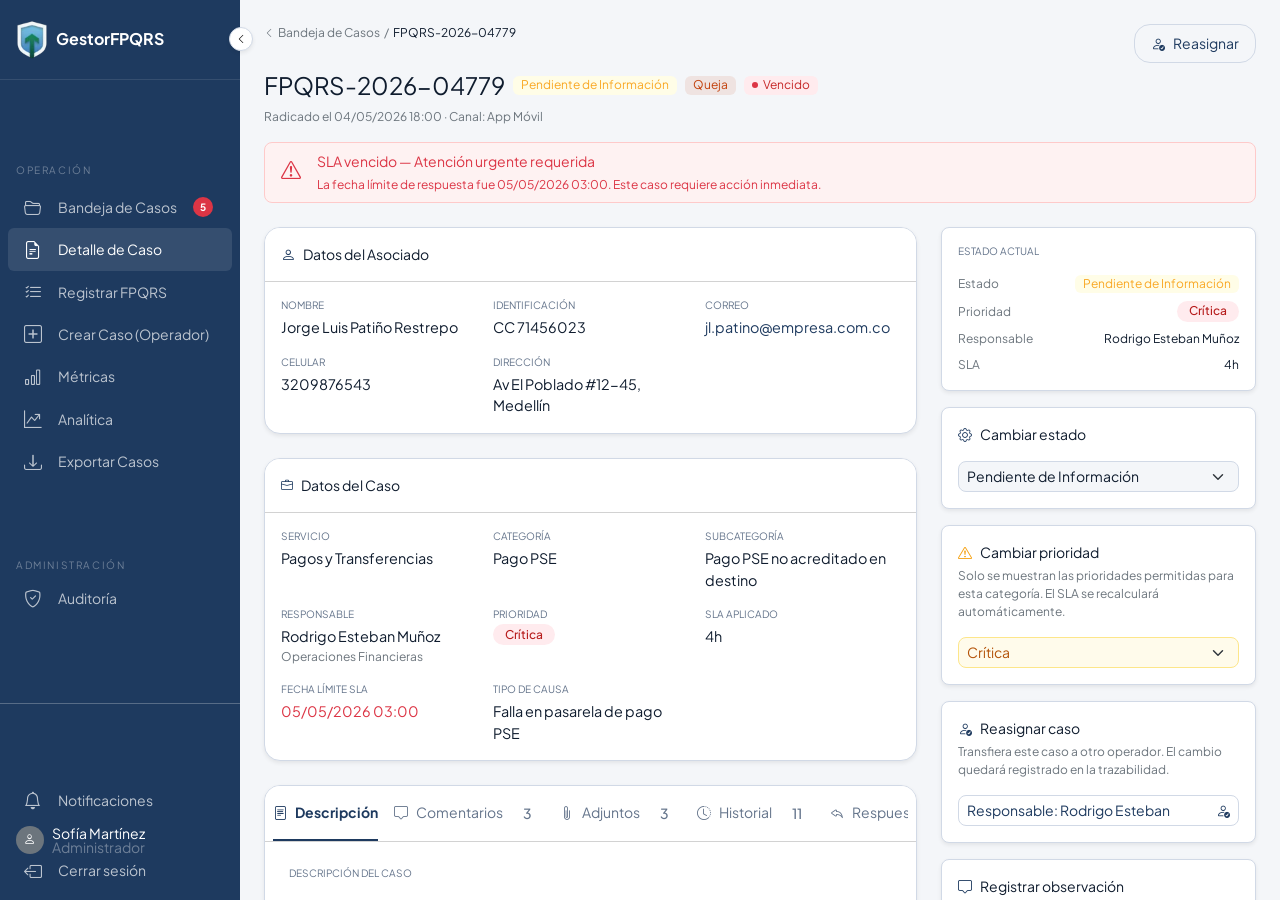
<file: pages/case-detail.html>
<!DOCTYPE html>
<html lang="es">

<head>
    <meta charset="UTF-8">
    <meta name="viewport" content="width=device-width, initial-scale=1">
    <title>GestorFPQRS — Detalle de Caso</title>
    <link href="https://cdn.jsdelivr.net/npm/bootstrap@5.3.8/dist/css/bootstrap.min.css" rel="stylesheet">
    <link href="https://cdn.jsdelivr.net/npm/bootstrap-icons@1.11.3/font/bootstrap-icons.css" rel="stylesheet">
    <link
        href="https://fonts.googleapis.com/css2?family=Montserrat:wght@400;500;600;700&family=Plus+Jakarta+Sans:wght@400;500;600;700&display=swap"
        rel="stylesheet">
    <link href="../assets/css/style.css" rel="stylesheet">
    <link href="../assets/css/pages/case-detail.css" rel="stylesheet">
</head>

<body>

    <div class="d-flex vh-100 overflow-hidden">

        <div id="sidebar-container"></div>

        <main class="flex-fill overflow-y-auto">
            <div class="p-4 px-lg-4">

                <div class="d-flex align-items-start justify-content-between mb-3 gap-3 flex-wrap  content-header">
                    <div class="row">
                        <div class="d-flex justify-content-between align-items-start mb-2 w-100">
                            <div class="d-flex align-items-center gap-1 xs-text text-secondary">
                                <a href="dashboard.html"
                                    class="text-secondary text-decoration-none d-flex align-items-center gap-1">
                                    <i class="bi bi-chevron-left xxs-text"></i>Bandeja de Casos
                                </a>
                                <span>/</span>
                                <span class="text-gray-9">FPQRS-2026-04779</span>
                            </div>
                            <button
                                class="btn btn-sm bg-transparent d-flex align-items-center gap-2 rounded-4 px-3 py-2 border text-primary">
                                <i class="bi bi-person-check"></i> Reasignar
                            </button>
                        </div>
                        <div class="d-flex align-items-center gap-2 flex-wrap mb-2">
                            <h1 class="m-0 fs-4 fw-normal d-inline-flex align-items-center">FPQRS-2026-04779</h1>
                            <span
                                class="badge fw-normal whitespace-nowrap px-2 py-05 xs-text status-pendiente">Pendiente
                                de Información</span>
                            <span class="badge fw-normal whitespace-nowrap px-2 py-05 xs-text text-orange">Queja</span>
                            <span
                                class="badge fw-normal whitespace-nowrap px-2 py-05 xs-text sla-rojo d-flex align-items-center justify-content-center"><span
                                    class="sla-dot bg-danger"></span>Vencido</span>
                        </div>
                        <p class="xs-text text-secondary mb-0">Radicado el 04/05/2026 18:00 · Canal: App Móvil</p>
                    </div>
                </div>

                <div class="alert alert-sla-danger bg-danger-subtle border-danger d-flex align-items-start gap-3 rounded-3 mb-3 py-2"
                    role="alert">
                    <i class="bi bi-exclamation-triangle fs-5 text-danger mt-1 flex-shrink-0"></i>
                    <div>
                        <p class="mb-0 text-danger text">SLA vencido — Atención urgente requerida</p>
                        <p class="mb-0 text-danger mt-1 xs-text">La fecha límite de respuesta fue 05/05/2026 03:00.
                            Este caso requiere acción inmediata.</p>
                    </div>
                </div>

                <div class="row g-4 content-tables rounded-3 mb-3 py-2">

                    <div class="col-12 col-xl-8 d-flex flex-column gap-4">

                        <div class="card border rounded-4 shadow-sm bg-white overflow-hidden">
                            <div class="card-header bg-white d-flex align-items-center gap-2 py-3">
                                <i class="bi bi-person text-primary text"></i>
                                <span class="text">Datos del Asociado</span>
                            </div>
                            <div class="card-body">
                                <div class="row g-3">
                                    <div class="col-6 col-md-4">
                                        <p class="detail-label">Nombre</p>
                                        <p class="detail-value">Jorge Luis Patiño Restrepo</p>
                                    </div>
                                    <div class="col-6 col-md-4">
                                        <p class="detail-label">Identificación</p>
                                        <p class="detail-value">CC 71456023</p>
                                    </div>
                                    <div class="col-6 col-md-4">
                                        <p class="detail-label">Correo</p>
                                        <p class="detail-value text-primary">jl.patino@empresa.com.co</p>
                                    </div>
                                    <div class="col-6 col-md-4">
                                        <p class="detail-label">Celular</p>
                                        <p class="detail-value">3209876543</p>
                                    </div>
                                    <div class="col-6 col-md-4">
                                        <p class="detail-label">Dirección</p>
                                        <p class="detail-value">Av El Poblado #12-45, Medellín</p>
                                    </div>
                                </div>
                            </div>
                        </div>

                        <div class="card border rounded-4 shadow-sm bg-white overflow-hidden">
                            <div class="card-header bg-white d-flex align-items-center gap-2 py-3">
                                <i class="bi bi-briefcase text-primary"></i>
                                <span class="text">Datos del Caso</span>
                            </div>
                            <div class="card-body">
                                <div class="row g-3">
                                    <div class="col-6 col-md-4">
                                        <p class="detail-label">Servicio</p>
                                        <p class="detail-value">Pagos y Transferencias</p>
                                    </div>
                                    <div class="col-6 col-md-4">
                                        <p class="detail-label">Categoría</p>
                                        <p class="detail-value">Pago PSE</p>
                                    </div>
                                    <div class="col-6 col-md-4">
                                        <p class="detail-label">Subcategoría</p>
                                        <p class="detail-value">Pago PSE no acreditado en destino</p>
                                    </div>
                                    <div class="col-6 col-md-4">
                                        <p class="detail-label">Responsable</p>
                                        <p class="detail-value mb-0">Rodrigo Esteban Muñoz</p>
                                        <p class="xs-text text-secondary mb-0">Operaciones Financieras</p>
                                    </div>
                                    <div class="col-6 col-md-4">
                                        <p class="detail-label">Prioridad</p>
                                        <span class="badge-soft priority-critica">Crítica</span>
                                    </div>
                                    <div class="col-6 col-md-4">
                                        <p class="detail-label">SLA aplicado</p>
                                        <p class="detail-value">4h</p>
                                    </div>
                                    <div class="col-6 col-md-4">
                                        <p class="detail-label">Fecha límite SLA</p>
                                        <p class="detail-value text-danger">05/05/2026 03:00</p>
                                    </div>
                                    <div class="col-6 col-md-4">
                                        <p class="detail-label">Tipo de causa</p>
                                        <p class="detail-value">Falla en pasarela de pago PSE</p>
                                    </div>
                                </div>
                            </div>
                        </div>

                        <!-- CARD PESTAÑAS -->
                        <div class="card border rounded-4 shadow-sm bg-white overflow-hidden">
                            <div class="card-header bg-white px-2 pb-0 pt-0">
                                <ul class="nav nav-underline nav-fill p-0 flex-nowrap overflow-x-auto" id="tabsCaso"
                                    role="tablist">
                                    <li class="nav-item px-0" role="presentation">
                                        <button
                                            class="nav-link text active text-gray-5 h-100 d-flex align-items-center gap-2 px-0 py-3"
                                            data-bs-toggle="tab" data-bs-target="#pane-desc" type="button" role="tab">
                                            <i class="bi bi-file-text"></i> Descripción
                                        </button>
                                    </li>
                                    <li class="nav-item" role="presentation">
                                        <button class="nav-link text d-flex h-100 text-gray-5 align-items-center gap-2"
                                            data-bs-toggle="tab" data-bs-target="#pane-com" type="button" role="tab">
                                            <i class="bi bi-chat-square "></i> Comentarios
                                            <span class="badge-soft badge-soft-primary">3</span>
                                        </button>
                                    </li>
                                    <li class="nav-item" role="presentation">
                                        <button class="nav-link text d-flex h-100 text-gray-5 align-items-center gap-2"
                                            data-bs-toggle="tab" data-bs-target="#pane-adj" type="button" role="tab">
                                            <i class="bi bi-paperclip"></i> Adjuntos
                                            <span class="badge-soft badge-soft-primary">3</span>
                                        </button>
                                    </li>
                                    <li class="nav-item" role="presentation">
                                        <button class="nav-link text d-flex h-100 text-gray-5 align-items-center gap-2 "
                                            data-bs-toggle="tab" data-bs-target="#pane-hist" type="button" role="tab">
                                            <i class="bi bi-clock-history"></i> Historial
                                            <span class="badge-soft badge-soft-primary">11</span>
                                        </button>
                                    </li>
                                    <li class="nav-item" role="presentation">
                                        <button
                                            class="nav-link text d-flex h-100 text-gray-5 align-items-center gap-2 text"
                                            data-bs-toggle="tab" data-bs-target="#pane-resp" type="button" role="tab">
                                            <i class="bi bi-reply"></i> Respuestas
                                        </button>
                                    </li>
                                </ul>
                            </div>
                            <div class="card-body tab-content p-4">
                                <!-- DESCRIPCION -->
                                <div class="tab-pane fade show active" id="pane-desc" role="tabpanel"></div>
                                <div class="tab-pane fade" id="pane-com" role="tabpanel"> </div>
                                <div class="tab-pane fade" id="pane-adj" role="tabpanel"> </div>
                                <div class="tab-pane fade" id="pane-hist" role="tabpanel"></div>
                                <div class="tab-pane fade" id="pane-resp" role="tabpanel"> </div>

                            </div>
                           


                        </div>
                    </div>
                    <div class="col-12 col-xl-4 d-flex flex-column gap-3">

                        <div class="card border rounded-3 shadow-sm bg-white">
                            <div class="card-body p-3">
                                <p class="detail-label text mb-3">Estado actual</p>
                                <div class="d-flex flex-column gap-2">
                                    <div class="d-flex align-items-center justify-content-between">
                                        <span class="xs-text text-secondary">Estado</span>
                                        <span class="badge fw-normal whitespace-nowrap px-2 py-05 xs-text status-pendiente">Pendiente de Información</span>
                                    </div>
                                    <div class="d-flex align-items-center justify-content-between">
                                        <span class="xs-text text-secondary">Prioridad</span>
                                        <span class="badge-soft priority-critica">Crítica</span>
                                    </div>
                                    <div class="d-flex align-items-center justify-content-between">
                                        <span class="xs-text text-secondary">Responsable</span>
                                        <span class="xs-text text-end">Rodrigo Esteban Muñoz</span>
                                    </div>
                                    <div class="d-flex align-items-center justify-content-between">
                                        <span class="xs-text text-secondary">SLA</span>
                                        <span class="xs-text">4h</span>
                                    </div>
                                </div>
                            </div>
                        </div>

                        <div class="card border rounded-3 shadow-sm bg-white">
                            <div class="card-body p-3">
                                <p class="text mb-3 d-flex align-items-center gap-2">
                                    <i class="bi bi-gear text-primary"></i> Cambiar estado
                                </p>
                                <select class="form-select form-select-sm rounded-3">
                                    <option selected>Pendiente de Información</option>
                                    <option>En Gestión</option>
                                    <option>Radicado</option>
                                    <option>Escalado</option>
                                    <option>Cerrado</option>
                                </select>
                            </div>
                        </div>

                        <div class="card border rounded-3 shadow-sm bg-white">
                            <div class="card-body p-3">
                                <p class="text mb-1 d-flex align-items-center gap-2">
                                    <i class="bi bi-exclamation-triangle text-amber-500"></i> Cambiar prioridad
                                </p>
                                <p class="xs-text text-secondary mb-3">Solo se muestran las prioridades permitidas para
                                    esta categoría. El SLA se recalculará automáticamente.</p>
                                <select class="form-select form-select-sm rounded-3 border-amber-200 bg-amber-50 text-amber-700">
                                    <option selected>Crítica</option>
                                    <option>Alta</option>
                                    <option>Normal</option>
                                    <option>Baja</option>
                                </select>
                            </div>
                        </div>

                        <div class="card border rounded-3 shadow-sm bg-white">
                            <div class="card-body p-3">
                                <p class="text mb-1 d-flex align-items-center gap-2">
                                    <i class="bi bi-person-check text-primary"></i> Reasignar caso
                                </p>
                                <p class="xs-text text-secondary mb-3">Transfiera este caso a otro operador. El cambio
                                    quedará registrado en la trazabilidad.</p>
                                <button
                                    class="btn btn-sm w-100 d-flex align-items-center justify-content-between rounded-3 bg-white border"
                                    style="color:#1e3a5f; border-color:rgba(30,58,95,.3);">
                                    <span>Responsable: Rodrigo Esteban</span>
                                    <i class="bi bi-person-check"></i>
                                </button>
                            </div>
                        </div>

                        <div class="card border rounded-3 shadow-sm bg-white">
                            <div class="card-body p-3">
                                <p class="text mb-3 d-flex align-items-center gap-2">
                                    <i class="bi bi-chat-square text-primary"></i> Registrar observación
                                </p>
                                <textarea rows="3" class="form-control form-control-sm rounded-3 mb-2"
                                    placeholder="Escriba su observación interna o respuesta al asociado..."></textarea>
                                <div class="form-check mb-3">
                                    <input class="form-check-input" type="checkbox" id="chkNotificar">
                                    <label class="form-check-label" for="chkNotificar">Notificar esta respuesta al
                                        asociado</label>
                                </div>
                                <button class="btn btn-primary btn-sm w-100 rounded-3">Registrar observación</button>
                            </div>
                        </div>

                        <div class="card border rounded-3 shadow-sm bg-white">
                            <div class="card-body p-3">
                                <p class="detail-label mb-3">Acciones finales</p>
                                <div class="d-flex flex-column gap-2">
                                    <button
                                        class="btn btn-success btn-sm w-100 d-flex align-items-center gap-3 rounded-3">
                                        <i class="bi bi-lock"></i> Cerrar caso
                                    </button>
                                    <button
                                        class="btn btn-sm w-100 d-flex align-items-center gap-3 rounded-3 border-red-200 bg-red-50 text-red-600">
                                        <i class="bi bi-x-circle"></i> Anular caso
                                    </button>
                                </div>
                            </div>
                        </div>

                    </div>
                </div>


            </div>
    </div>
    </main>

    </div>
    <script src="https://cdn.jsdelivr.net/npm/jquery@3.7.1/dist/jquery.min.js"></script>
    <script src="https://cdn.jsdelivr.net/npm/bootstrap@5.3.8/dist/js/bootstrap.bundle.min.js"></script>
    <script src="../assets/js/main.js"></script>
</body>

</html>
</file>
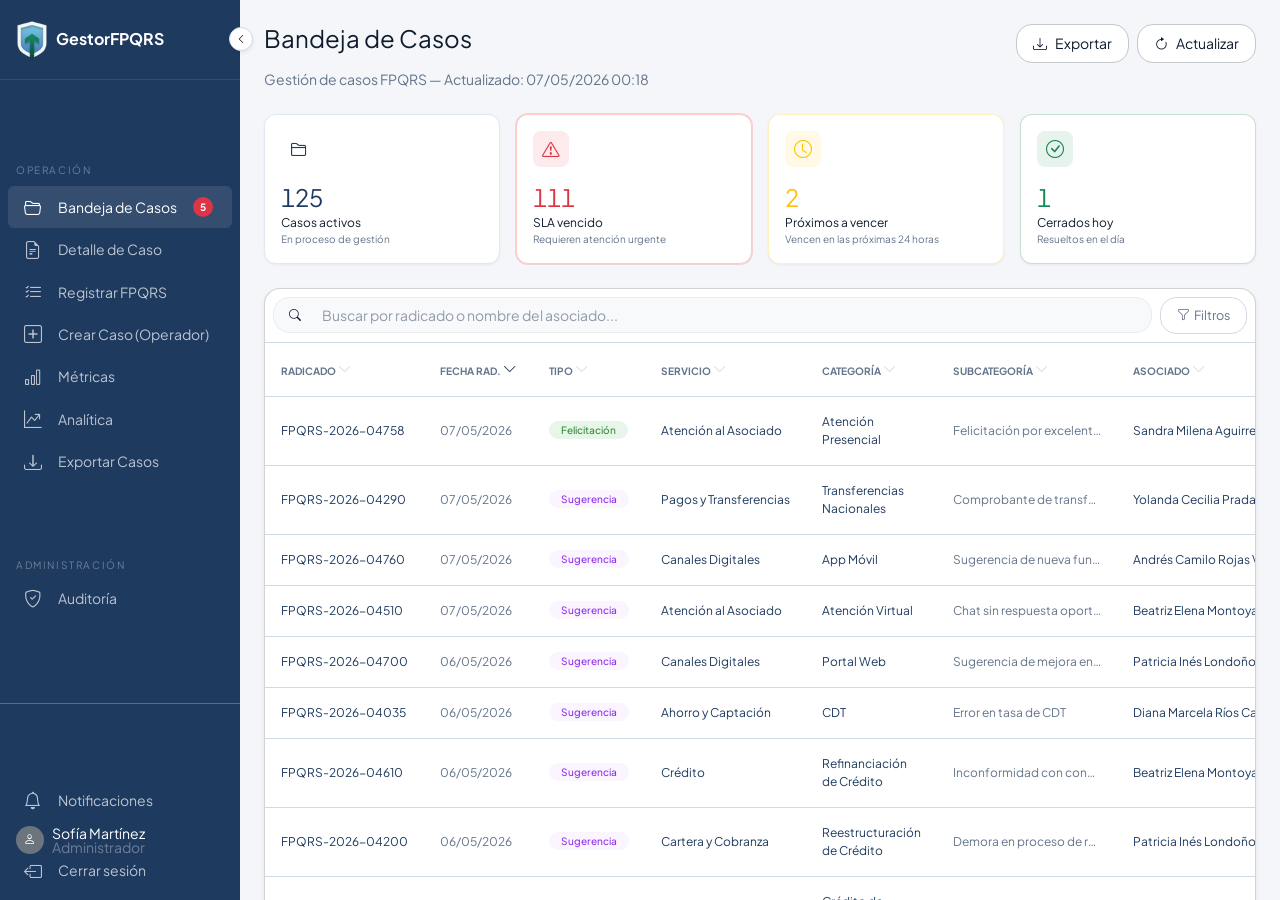
<file: pages/dashboard.html>
<!DOCTYPE html>
<html lang="es">

<head>
    <meta charset="UTF-8">
    <meta name="viewport" content="width=device-width, initial-scale=1">
    <title>GetstorFPQRS — Bandeja de Casos</title>
    <link href="https://cdn.jsdelivr.net/npm/bootstrap@5.3.8/dist/css/bootstrap.min.css" rel="stylesheet">
    <link href="https://cdn.jsdelivr.net/npm/bootstrap-icons@1.11.3/font/bootstrap-icons.css" rel="stylesheet">
    <link
        href="https://fonts.googleapis.com/css2?family=Montserrat:wght@400;500;600;700&family=Plus+Jakarta+Sans:wght@400;500;600;700&display=swap"
        rel="stylesheet">
    <link href="../assets/css/style.css" rel="stylesheet">
    <link href="../assets/css/pages/dashboard.css" rel="stylesheet">
</head>

<body>

    <div class="d-flex vh-100 overflow-hidden">

        <div id="sidebar-container"></div>

        <main class="flex-fill overflow-y-auto z-1">
            <div class="px-4 py-4 px-lg-4">
                <div
                    class="d-flex flex-column-reverse flex-md-row justify-content-md-between align-items-md-start mb-4 gap-3">
                    <div>
                        <h1 class="mb-3 fs-4 fw-normal">Bandeja de Casos</h1>
                        <p class="text mb-0 text-gray-5">Gestión de casos FPQRS — Actualizado: 07/05/2026 00:18</p>
                    </div>
                    <div class="d-flex gap-2">
                        <button
                            class="btn bg-white rounded-4 px-3 py-2 border-secondary-subtle btn-sm d-flex align-items-center gap-2">
                            <i class="bi bi-download"></i> Exportar
                        </button>
                        <button
                            class="btn bg-white rounded-4 px-3 py-2 border-secondary-subtle btn-sm d-flex align-items-center gap-2">
                            <i class="bi bi-arrow-clockwise"></i> Actualizar
                        </button>
                    </div>
                </div>


                <div class="row g-3 mb-4 align-items-stretch">

                    <div class="col-6 col-lg-3 min-h-100">
                        <div class="stat-card h-100">
                            <div class="stat-icon bg-opacity-10 text-primary mb-3 ">
                                <i class="bi bi-folder2"></i>
                            </div>
                            <p class="stat-value text-primary">125</p>
                            <p class="xs-text mb-0">Casos activos</p>
                            <p class="xxs-text text-gray-5 mb-0">En proceso de gestión</p>
                        </div>
                    </div>

                    <div class="col-6 col-lg-3 min-h-100">
                        <div class="stat-card border-danger border-opacity-25 ring-danger h-100">
                            <div class="d-flex justify-content-between align-items-start mb-3">
                                <div class="stat-icon bg-danger bg-opacity-10 text-danger">
                                    <i class="bi bi-exclamation-triangle"></i>
                                </div>
                                <span class="dot-pulse bg-danger"></span>
                            </div>
                            <p class="stat-value text-danger">111</p>
                            <p class="xs-text mb-0">SLA vencido</p>
                            <p class="xxs-text text-gray-5 mb-0">Requieren atención urgente</p>
                        </div>
                    </div>

                    <div class="col-6 col-lg-3 min-h-100">
                        <div class="stat-card border-warning border-opacity-25 h-100">
                            <div class="stat-icon bg-warning bg-opacity-10 text-warning mb-3">
                                <i class="bi bi-clock"></i>
                            </div>
                            <p class="stat-value text-warning">2</p>
                            <p class="xs-text mb-0">Próximos a vencer</p>
                            <p class="xxs-text text-gray-5 mb-0">Vencen en las próximas 24 horas</p>
                        </div>
                    </div>

                    <div class="col-6 col-lg-3 min-h-100">
                        <div class="stat-card border-success border-opacity-25 h-100">
                            <div class="stat-icon bg-success bg-opacity-10 text-success mb-3">
                                <i class="bi bi-check-circle"></i>
                            </div>
                            <p class="stat-value text-success">1</p>
                            <p class="xs-text mb-0">Cerrados hoy</p>
                            <p class="xxs-text text-gray-5 mb-0">Resueltos en el día</p>
                        </div>
                    </div>

                </div>

                <div class="card rounded-4 shadow-sm bg-white overflow-hidden">

                    <div class="d-flex flex-wrap gap-2 align-items-center w-100 p-2 border-bottom">
                        <div class="position-relative flex-grow-1">
                            <i
                                class="bi bi-search position-absolute top-50 start-0 translate-middle-y ms-3 xs-text"></i>
                            <input id="input-busqueda" type="text"
                                class="form-control rounded-4 bg-light border border-light-subtle py-1 ps-5 text"
                                placeholder="Buscar por radicado o nombre del asociado...">
                        </div>
                        <button
                            class="btn rounded-4 bg-white border x-text text-gray-5 d-flex align-items-center gap-1 py-2 px-3">
                            <i class="bi bi-funnel"></i>
                            <span>Filtros</span>
                        </button>
                    </div>

                    <div class="table-responsive">
                        <table class="table mb-0 align-middle xs-text">
                            <thead class="table-light border-bottom">
                                <tr>
                                    <th class="px-3 py-3 text-nowrap text-normal text-uppercase xxs-text text-gray-5">
                                        Radicado <i class="bi bi-chevron-down opacity-25 text text-gray-5"></i></th>
                                    <th class="px-3 py-3 text-nowrap text-normal text-uppercase xxs-text text-gray-5">
                                        Fecha
                                        Rad. <i class="bi bi-chevron-down text-primary text text-gray-5"></i></th>
                                    <th class="px-3 py-3 text-nowrap text-normal text-uppercase xxs-text text-gray-5">
                                        Tipo
                                        <i class="bi bi-chevron-down opacity-25 text text-gray-5"></i>
                                    </th>
                                    <th class="px-3 py-3 text-nowrap text-normal text-uppercase xxs-text text-gray-5">
                                        Servicio <i class="bi bi-chevron-down opacity-25 text text-gray-5"></i></th>
                                    <th class="px-3 py-3 text-nowrap text-normal text-uppercase xxs-text text-gray-5">
                                        Categoría <i class="bi bi-chevron-down opacity-25 text text-gray-5"></i></th>
                                    <th class="px-3 py-3 text-nowrap text-normal text-uppercase xxs-text text-gray-5">
                                        Subcategoría <i class="bi bi-chevron-down opacity-25 text text-gray-5"></i></th>
                                    <th class="px-3 py-3 text-nowrap text-normal text-uppercase xxs-text text-gray-5">
                                        Asociado <i class="bi bi-chevron-down opacity-25 text text-gray-5"></i></th>
                                    <th class="px-3 py-3 text-nowrap text-normal text-uppercase xxs-text text-gray-5">
                                        Responsable <i class="bi bi-chevron-down opacity-25 text text-gray-5"></i></th>
                                    <th class="px-3 py-3 text-nowrap text-normal text-uppercase xxs-text text-gray-5">
                                        Prioridad <i class="bi bi-chevron-down opacity-25 text text-gray-5"></i></th>
                                    <th class="px-3 py-3 text-nowrap text-normal text-uppercase xxs-text text-gray-5">
                                        Estado <i class="bi bi-chevron-down opacity-25 text text-gray-5"></i></th>
                                    <th class="px-3 py-3 text-nowrap text-normal text-uppercase xxs-text text-gray-5">
                                        Límite SLA <i class="bi bi-chevron-down opacity-25 text text-gray-5"></i></th>
                                    <th class="px-3 py-3 text-nowrap text-normal text-uppercase xxs-text text-gray-5">
                                        Semáforo <i class="bi bi-chevron-down opacity-25 text text-gray-5"></i></th>
                                    <th class="px-3 py-3 text-nowrap text-normal text-uppercase xxs-text text-gray-5">
                                        Acción</th>
                                </tr>
                            </thead>
                            <tbody id="tabla-body">
                                <tr>
                                    <td colspan="13" class="text-center py-5 x-text">
                                        <div class="spinner-border spinner-border-sm me-2" role="status"></div>
                                        Cargando casos...
                                    </td>
                                </tr>
                            </tbody>
                        </table>
                    </div>

                    <div
                        class="card-footer bg-white d-flex flex-wrap align-items-center justify-content-between gap-3 py-3">
                        <div class="d-flex align-items-center gap-3">
                            <p class="mb-0 text x-text text-nowrap">
                                Mostrando <span class="fw-semibold text-body" id="contador-inicio">1</span>–<span
                                    class="fw-semibold text-body" id="contador-fin">10</span>
                                de <span class="text-body" id="contador-total">0</span> casos
                            </p>
                            <select id="selector-pagina" class="form-select form-select-sm bg-white rounded-3 xs-text">
                                <option value="10" selected>10 por página</option>
                                <option value="25">25 por página</option>
                                <option value="50">50 por página</option>
                            </select>
                        </div>
                        <div class="d-flex align-items-center gap-1" id="paginacion-btns"></div>
                    </div>

                </div>

            </div>
        </main>

    </div>
    <script src="https://cdn.jsdelivr.net/npm/jquery@3.7.1/dist/jquery.min.js"></script>
    <script src="https://cdn.jsdelivr.net/npm/bootstrap@5.3.8/dist/js/bootstrap.bundle.min.js"></script>
    <script src="../assets/js/main.js"></script>
    <script src="../assets/js/pages/dashboard.js"></script>

</body>

</html>
</file>
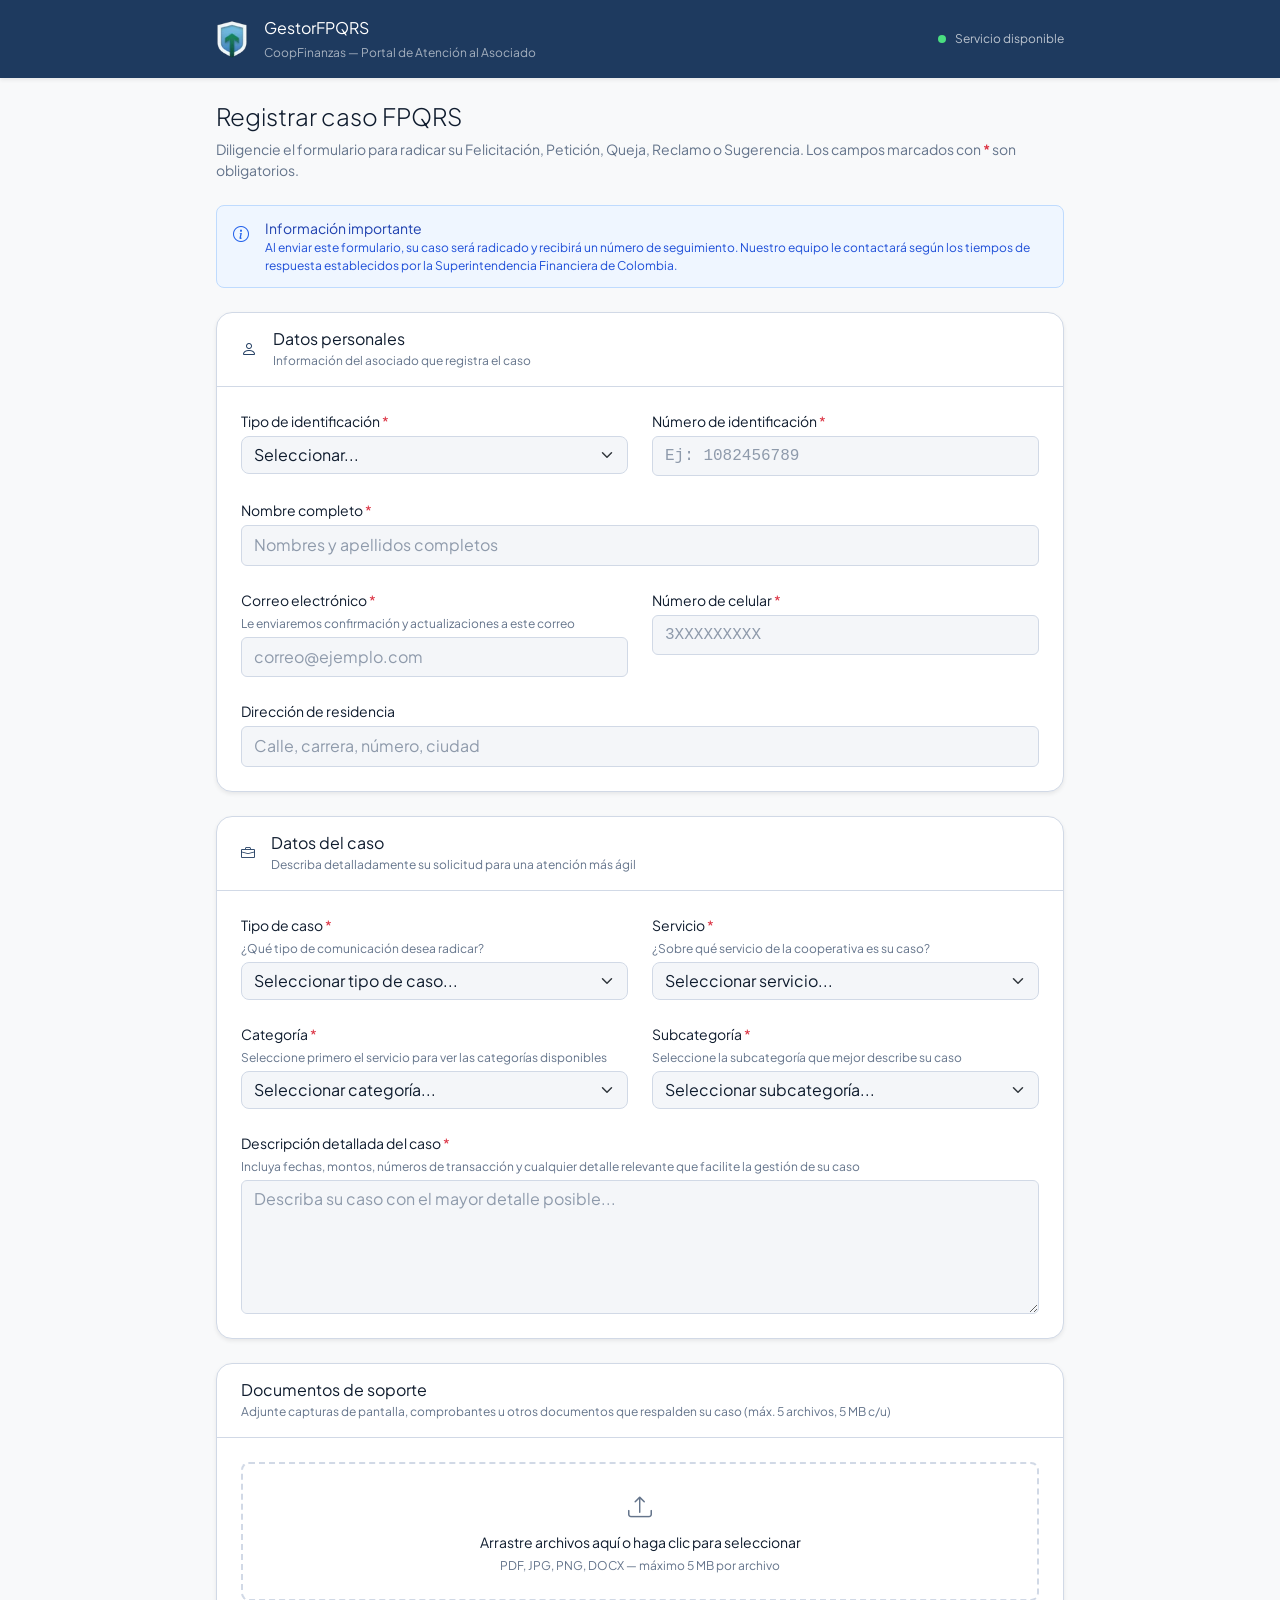
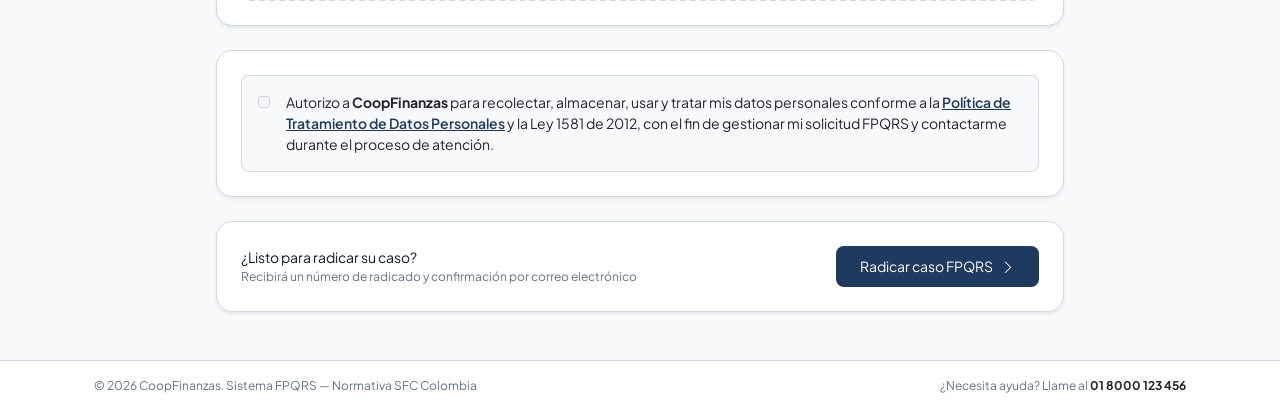
<file: pages/fpqr.html>
<!DOCTYPE html>
<html lang="es">
<head>
    <meta charset="UTF-8">
    <meta name="viewport" content="width=device-width, initial-scale=1">
    <title>GestorFPQRS — Registrar caso FPQRS</title>
    <link href="https://cdn.jsdelivr.net/npm/bootstrap@5.3.8/dist/css/bootstrap.min.css" rel="stylesheet">
    <link href="https://cdn.jsdelivr.net/npm/bootstrap-icons@1.11.3/font/bootstrap-icons.css" rel="stylesheet">
    <link href="https://fonts.googleapis.com/css2?family=Montserrat:wght@400;500;600;700&family=Plus+Jakarta+Sans:wght@400;500;600;700&display=swap" rel="stylesheet">
    <link href="../assets/css/style.css" rel="stylesheet">
    <link href="../assets/css/pages/fpqr.css" rel="stylesheet">
</head>

<body class="bg-light">

    <header class="sidebar text-white shadow-sm">
        <div class="container-lg px-4 py-3 d-flex align-items-center justify-content-between max-w-cont">
            <div class="d-flex align-items-center gap-3">
                <img src="../assets/images/logo.webp" height="32" width="32" alt="Logo" class="flex-shrink-0">
                <div>
                    <div class="fs-6 mb-1">GestorFPQRS</div>
                    <div class="xs-text text-white-60">CoopFinanzas — Portal de Atención al Asociado</div>
                </div>
            </div>
            <div class="d-none d-sm-flex align-items-center gap-1 xs-text text-white-70">
                <span class="rounded-circle bg-green-400 sla-dot" style="width:.5rem; height:.5rem;"></span>
                Servicio disponible
            </div>
        </div>
    </header>

    <div class="container-lg px-4 py-4 max-w-cont">

        <div class="mb-4">
            <h1 class="fs-4 mb-1 fw-light mb-2">Registrar caso FPQRS</h1>
            <p class="text text-gray-5 mb-0">Diligencie el formulario para radicar su Felicitación, Petición, Queja, Reclamo o Sugerencia. Los campos marcados con <span class="text-danger fw-semibold">*</span> son obligatorios.</p>
        </div>

        <div class="d-flex align-items-start gap-3 bg-blue-50 border border-blue-200 rounded-3 px-3 py-25 mb-4">
            <i class="bi bi-info-circle text-blue-600 fs-6 flex-shrink-0 mt-1"></i>
            <div>
                <p class="text text-blue-800 mb-0">Información importante</p>
                <p class="xs-text text-blue-700 mb-0">Al enviar este formulario, su caso será radicado y recibirá un número de seguimiento. Nuestro equipo le contactará según los tiempos de respuesta establecidos por la Superintendencia Financiera de Colombia.</p>
            </div>
        </div>

        <div class="d-flex flex-column gap-4">

            <div class="card border rounded-4 bg-white shadow-sm overflow-hidden">
                <div class="px-4 py-3 border-bottom d-flex align-items-center gap-3">
                    <i class="bi bi-person text-primary fs-6"></i>
                    <div>
                        <h2 class="fs-6 fw-normal mb-1">Datos personales</h2>
                        <p class="xs-text text-gray-5 mb-0">Información del asociado que registra el caso</p>
                    </div>
                </div>
                <div class="px-4 py-4">
                    <div class="row g-4">
                        <div class="col-12 col-sm-6">
                            <label class="text mb-1">Tipo de identificación <span class="text-danger">*</span></label>
                            <select class="form-select rounded-3" name="idTipoIdentificacion">
                                <option value="">Seleccionar...</option>
                                <option value="ti-01">Cédula de Ciudadanía</option>
                                <option value="ti-02">Cédula de Extranjería</option>
                                <option value="ti-03">NIT</option>
                                <option value="ti-04">Pasaporte</option>
                            </select>
                        </div>
                        <div class="col-12 col-sm-6">
                            <label class="text mb-1">Número de identificación <span class="text-danger">*</span></label>
                            <input type="text" class="form-control font-monospace" placeholder="Ej: 1082456789" name="identificacion">
                        </div>
                        <div class="col-12">
                            <label class="text mb-1">Nombre completo <span class="text-danger">*</span></label>
                            <input type="text" class="form-control" placeholder="Nombres y apellidos completos" name="nombreCompleto">
                        </div>
                        <div class="col-12 col-sm-6">
                            <label class="text mb-1">Correo electrónico <span class="text-danger">*</span></label>
                            <p class="xs-text text-gray-5 mb-1">Le enviaremos confirmación y actualizaciones a este correo</p>
                            <input type="email" class="form-control" placeholder="correo@ejemplo.com" name="correo">
                        </div>
                        <div class="col-12 col-sm-6">
                            <label class="text mb-1">Número de celular <span class="text-danger">*</span></label>
                            <input type="tel" class="form-control font-monospace" placeholder="3XXXXXXXXX" name="celular">
                        </div>
                        <div class="col-12">
                            <label class="text mb-1">Dirección de residencia</label>
                            <input type="text" class="form-control" placeholder="Calle, carrera, número, ciudad" name="direccion">
                        </div>
                    </div>
                </div>
            </div>

            <div class="card border bg-white rounded-4 shadow-sm overflow-hidden">
                <div class="px-4 py-3 border-bottom d-flex align-items-center gap-3">
                    <div class="text">
                        <i class="bi bi-briefcase text-primary"></i>
                    </div>
                    <div>
                        <h2 class="fs-6 fw-normal mb-1">Datos del caso</h2>
                        <p class="xs-text text-gray-5 mb-0">Describa detalladamente su solicitud para una atención más ágil</p>
                    </div>
                </div>
                <div class="px-4 py-4">
                    <div class="row g-4">
                        <div class="col-12 col-sm-6">
                            <label class="text mb-1">Tipo de caso <span class="text-danger">*</span></label>
                            <p class="xs-text text-gray-5 mb-1">¿Qué tipo de comunicación desea radicar?</p>
                            <select class="form-select rounded-3" name="idTipoCaso">
                                <option value="">Seleccionar tipo de caso...</option>
                                <option value="tc-01">Felicitación</option>
                                <option value="tc-02">Petición</option>
                                <option value="tc-03">Queja</option>
                                <option value="tc-04">Reclamo</option>
                                <option value="tc-05">Sugerencia</option>
                            </select>
                        </div>
                        <div class="col-12 col-sm-6">
                            <label class="text mb-1">Servicio <span class="text-danger">*</span></label>
                            <p class="xs-text text-gray-5 mb-1">¿Sobre qué servicio de la cooperativa es su caso?</p>
                            <select class="form-select rounded-3" name="idServicio">
                                <option value="">Seleccionar servicio...</option>
                                <option value="sv-01">Crédito</option>
                                <option value="sv-02">Ahorro y Captación</option>
                                <option value="sv-03">Canales Digitales</option>
                                <option value="sv-04">Atención al Asociado</option>
                                <option value="sv-05">Pagos y Transferencias</option>
                                <option value="sv-06">Seguros y Protección</option>
                                <option value="sv-07">Inversiones</option>
                                <option value="sv-08">Centrales de Riesgo</option>
                                <option value="sv-09">Educación Cooperativa</option>
                                <option value="sv-10">Vinculación y Retiro</option>
                                <option value="sv-11">Cartera y Cobranza</option>
                                <option value="sv-12">Certificaciones y Documentos</option>
                            </select>
                        </div>
                        <div class="col-12 col-sm-6">
                            <label class="text mb-1">Categoría <span class="text-danger">*</span></label>
                            <p class="xs-text text-gray-5 mb-1">Seleccione primero el servicio para ver las categorías disponibles</p>
                            <select class="form-select rounded-3" name="idCategoria" disabled>
                                <option value="">Seleccionar categoría...</option>
                            </select>
                        </div>
                        <div class="col-12 col-sm-6">
                            <label class="text mb-1">Subcategoría <span class="text-danger">*</span></label>
                            <p class="xs-text text-gray-5 mb-1">Seleccione la subcategoría que mejor describe su caso</p>
                            <select class="form-select rounded-3" name="idSubcategoria" disabled>
                                <option value="">Seleccionar subcategoría...</option>
                            </select>
                        </div>
                        <div class="col-12">
                            <label class="text mb-1">Descripción detallada del caso <span class="text-danger">*</span></label>
                            <p class="xs-text text-gray-5 mb-1">Incluya fechas, montos, números de transacción y cualquier detalle relevante que facilite la gestión de su caso</p>
                            <textarea rows="5" class="form-control" placeholder="Describa su caso con el mayor detalle posible..." name="descripcion"></textarea>
                        </div>
                    </div>
                </div>
            </div>

            <div class="card border bg-white rounded-4 shadow-sm overflow-hidden">
                <div class="px-4 py-3 border-bottom">
                    <h2 class="fs-6 fw-normal mb-1">Documentos de soporte</h2>
                    <p class="xs-text text-gray-5 mb-0">Adjunte capturas de pantalla, comprobantes u otros documentos que respalden su caso (máx. 5 archivos, 5 MB c/u)</p>
                </div>
                <div class="px-4 py-4">
                    <div class="border border-2 border-dashed rounded-3 p-4 text-center" role="button" onclick="document.getElementById('file-input').click()">
                        <i class="bi bi-upload fs-4 text-gray-5 d-block mb-2"></i>
                        <p class="text mb-1">Arrastre archivos aquí o haga clic para seleccionar</p>
                        <p class="xs-text text-gray-5 mb-0">PDF, JPG, PNG, DOCX — máximo 5 MB por archivo</p>
                        <input id="file-input" type="file" multiple accept=".pdf,.jpg,.jpeg,.png,.docx" class="d-none">
                    </div>
                </div>
            </div>

            <div class="card border bg-white rounded-4 shadow-sm px-4 py-4">
                <div class="d-flex align-items-start gap-3 p-3 rounded-3 border bg-light">
                    <input type="checkbox" id="aceptaTratamiento" class="form-check-input mt-1 flex-shrink-0" name="aceptaTratamiento">
                    <label for="aceptaTratamiento" class="text text-dark">
                        Autorizo a <strong>CoopFinanzas</strong> para recolectar, almacenar, usar y tratar mis datos personales conforme a la <a href="#" class="text-primary fw-semibold">Política de Tratamiento de Datos Personales</a> y la Ley 1581 de 2012, con el fin de gestionar mi solicitud FPQRS y contactarme durante el proceso de atención.
                    </label>
                </div>
            </div>

            <div class="card border bg-white rounded-4 shadow-sm px-4 py-4 d-flex flex-column flex-sm-row align-items-center justify-content-between gap-3">
                <div>
                    <p class="text mb-0">¿Listo para radicar su caso?</p>
                    <p class="xs-text text-gray-5 mb-0">Recibirá un número de radicado y confirmación por correo electrónico</p>
                </div>
                <button type="submit" class="btn btn-primary rounded-3 d-flex text align-items-center gap-2 px-4">
                    Radicar caso FPQRS <i class="bi bi-chevron-right"></i>
                </button>
            </div>

        </div>
    </div>

    <footer class="bg-white border-top py-3 mt-4">
        <div class="container-lg px-4 d-flex flex-column flex-sm-row align-items-center justify-content-between gap-2">
            <p class="xs-text text-gray-5 mb-0">© 2026 CoopFinanzas. Sistema FPQRS — Normativa SFC Colombia</p>
            <p class="xs-text text-gray-5 mb-0">¿Necesita ayuda? Llame al <strong class="text-dark">01 8000 123 456</strong></p>
        </div>
    </footer>

    <script src="https://cdn.jsdelivr.net/npm/jquery@3.7.1/dist/jquery.min.js"></script>
    <script src="https://cdn.jsdelivr.net/npm/bootstrap@5.3.8/dist/js/bootstrap.bundle.min.js"></script>
    <script src="../assets/js/main.js"></script>
</body>
</html>
</file>
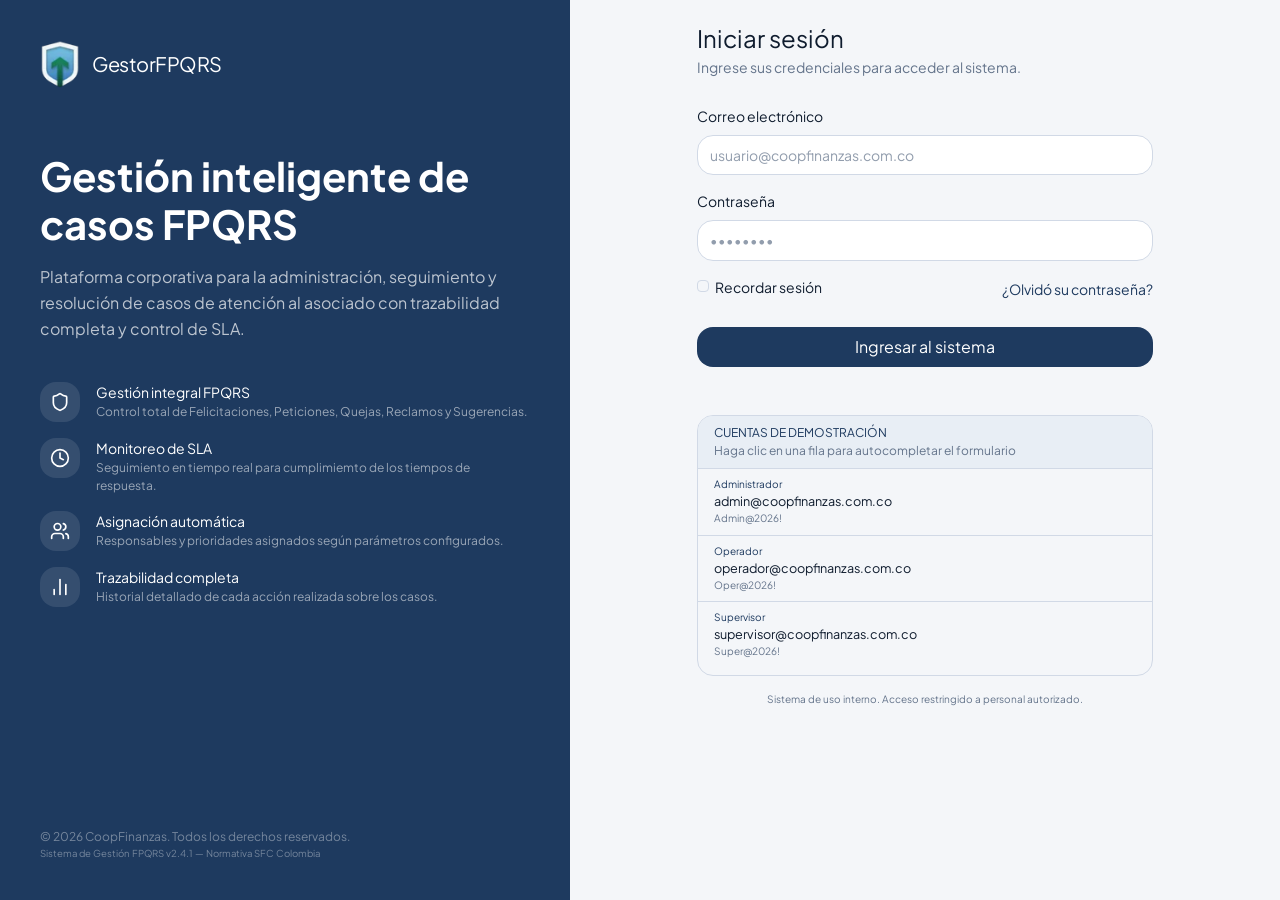
<file: pages/login.html>
<!DOCTYPE html>
<html lang="es" class="__variable_a11773">

<head>
    <meta name="viewport" content="width=device-width, initial-scale=1">
    <meta charset="UTF-8">
    <title>Iniciar sesión - GestorFPQRS</title>

    <link href="https://cdn.jsdelivr.net/npm/bootstrap@5.3.8/dist/css/bootstrap.min.css" rel="stylesheet">
    <link href="https://cdn.jsdelivr.net/npm/bootstrap-icons@1.11.3/font/bootstrap-icons.css" rel="stylesheet">
    <link href="../assets/css/style.css" rel="stylesheet">
    <link href="../assets/css/pages/login.css" rel="stylesheet">
    <link rel="preconnect" href="https://fonts.googleapis.com">
    <link rel="preconnect" href="https://fonts.gstatic.com" crossorigin>
    <link href="https://fonts.googleapis.com/css2?family=Montserrat:ital,wght@0,100..900;1,100..900&family=Plus+Jakarta+Sans:ital,wght@0,200..800;1,200..800&display=swap" rel="stylesheet">
</head>

<body>
    <div class="container-fluid vh-100">
        <div class="row h-100">

            <aside class="col-lg-6 sidebar d-none d-lg-flex flex-column justify-content-between p-5 text-white min-vh-100 ">
                <div>
                    <div class="d-flex align-items-center mb-6 logo">
                        <img src="../assets/images/logo.webp" width="40" height="48" alt="">
                        <span class="fs-5">GestorFPQRS</span>
                    </div>
                    <h1 class="display-6 fw-bold mb-3">Gestión inteligente de casos FPQRS</h1>
                    <p class="pb-4 fs-6">Plataforma corporativa para la administración, seguimiento y resolución de casos de atención al asociado con trazabilidad completa y control de SLA.</p>
                    <div class="vstack gap-3 mb-6">
                        <div class="d-flex gap-3">
                            <div class="sidebar-feature-icon">
                                <svg xmlns="http://www.w3.org/2000/svg" width="20" height="20" viewBox="0 0 24 24" fill="none" stroke="currentColor" stroke-width="2" stroke-linecap="round" stroke-linejoin="round"><path d="M20 13c0 5-3.5 7.5-7.66 8.95a1 1 0 0 1-.67-.01C7.5 20.5 4 18 4 13V6a1 1 0 0 1 1-1c2 0 4.5-1.2 6.24-2.72a1.17 1.17 0 0 1 1.52 0C14.51 3.81 17 5 19 5a1 1 0 0 1 1 1z"></path></svg>
                            </div>
                            <div>
                                <div class="text">Gestión integral FPQRS</div>
                                <small class="opacity-55 xs-text">Control total de Felicitaciones, Peticiones, Quejas, Reclamos y Sugerencias.</small>
                            </div>
                        </div>
                        <div class="d-flex gap-3">
                            <div class="sidebar-feature-icon">
                                <svg xmlns="http://www.w3.org/2000/svg" width="20" height="20" viewBox="0 0 24 24" fill="none" stroke="currentColor" stroke-width="2" stroke-linecap="round" stroke-linejoin="round"><circle cx="12" cy="12" r="10"></circle><path d="M12 6v6l4 2"></path></svg>
                            </div>
                            <div>
                                <div class="text">Monitoreo de SLA</div>
                                <small class="opacity-55 xs-text">Seguimiento en tiempo real para cumplimiemto de los tiempos de respuesta.</small>
                            </div>
                        </div>
                        <div class="d-flex gap-3">
                            <div class="sidebar-feature-icon">
                                <svg xmlns="http://www.w3.org/2000/svg" width="20" height="20" viewBox="0 0 24 24" fill="none" stroke="currentColor" stroke-width="2" stroke-linecap="round" stroke-linejoin="round"><path d="M16 21v-2a4 4 0 0 0-4-4H6a4 4 0 0 0-4 4v2"></path><path d="M16 3.128a4 4 0 0 1 0 7.744"></path><path d="M22 21v-2a4 4 0 0 0-3-3.87"></path><circle cx="9" cy="7" r="4"></circle></svg>
                            </div>
                            <div>
                                <div class="text">Asignación automática</div>
                                <small class="opacity-55 xs-text">Responsables y prioridades asignados según parámetros configurados.</small>
                            </div>
                        </div>
                        <div class="d-flex gap-3">
                            <div class="sidebar-feature-icon">
                                <svg xmlns="http://www.w3.org/2000/svg" width="20" height="20" viewBox="0 0 24 24" fill="none" stroke="currentColor" stroke-width="2" stroke-linecap="round" stroke-linejoin="round"><path d="M5 21v-6"></path><path d="M12 21V3"></path><path d="M19 21V9"></path></svg>
                            </div>
                            <div>
                                <div class="text">Trazabilidad completa</div>
                                <small class="opacity-55 xs-text">Historial detallado de cada acción realizada sobre los casos.</small>
                            </div>
                        </div>
                    </div>
                </div>
                <div class="footer">
                    <div class="opacity-55 xs-text">© 2026 CoopFinanzas. Todos los derechos reservados.</div>
                    <div class="opacity-55">Sistema de Gestión FPQRS v2.4.1 — Normativa SFC Colombia</div>
                </div>
            </aside>

            <main class="col-lg-6 py-4 row h-100 d-flex justify-content-center col-md-12 mx-auto">
                <div class="login-wrapper">
                    <div class="d-flex align-items-center gap-2 mb-4 d-lg-none">
                        <img src="../assets/images/logo.webp" width="32" height="32" alt="">
                        <span class="fs-5 text-primary">GestorFPQRS</span>
                    </div>

                    <div class="mb-4">
                        <h4 class="fst-normal">Iniciar sesión</h4>
                        <p class="text-gray-5 text py-1">Ingrese sus credenciales para acceder al sistema.</p>
                    </div>

                    <form>
                        <div class="mb-3 text">
                            <label class="form-label d-block  mb-1.5">Correo electrónico</label>
                            <input type="email" id="email" class="form-control rounded-4 text bg-white" placeholder="usuario@coopfinanzas.com.co">
                        </div>
                        <div class="mb-3 text">
                            <label class="form-label d-block text mb-1.5">Contraseña</label>
                            <input type="password" id="password" class="form-control rounded-4 text" placeholder="••••••••">
                        </div>
                        <div class="d-flex justify-content-between align-items-center mb-4">
                            <div class="form-check">
                                <input class="form-check-input rounded-1" type="checkbox">
                                <label class="form-check-label text">Recordar sesión</label>
                            </div>
                            <a href="#" class="text-decoration-none text">¿Olvidó su contraseña?</a>
                        </div>
                        <button id="btn-login" type="button" class="btn btn-primary rounded-4 w-100">Ingresar al sistema</button>
                    </form>

                    <div class="mt-5 align-items-center">
                        <div class="border rounded-4 overflow-hidden pb-2">
                            <div class="px-3 py-2 bg-secondary-subtle text-gray-5">
                                <p class="mb-0 text-uppercase x-small">Cuentas de demostración</p>
                                <p class="mb-0 xs-text ">Haga clic en una fila para autocompletar el formulario</p>
                            </div>
                            <div class="d-flex align-items-center justify-content-between px-3 py-2 border-top demo-item" data-email="admin@coopfinanzas.com.co" data-pass="Admin@2026!" role="button">
                                <div>
                                    <p class="mb-0 xxs-text text-gray-7">Administrador</p>
                                    <p class="mb-0 text-gray-9">admin@coopfinanzas.com.co</p>
                                    <p class="mb-0 xxs-text text-gray-5">Admin@2026!</p>
                                </div>
                                <button type="button" class="btn-copy" data-value="Admin@2026!"><i class="bi bi-clipboard"></i></button>
                            </div>
                            <div class="d-flex align-items-center justify-content-between px-3 py-2 border-top demo-item" data-email="operador@coopfinanzas.com.co" data-pass="Oper@2026!" role="button">
                                <div>
                                    <p class="mb-0 xxs-text text-gray-7">Operador</p>
                                    <p class="mb-0 text-gray-9">operador@coopfinanzas.com.co</p>
                                    <p class="mb-0 xxs-text text-gray-5">Oper@2026!</p>
                                </div>
                                <button type="button" class="btn-copy" data-value="Oper@2026!"><i class="bi bi-clipboard"></i></button>
                            </div>
                            <div class="d-flex align-items-center justify-content-between px-3 py-2 border-top demo-item" data-email="supervisor@coopfinanzas.com.co" data-pass="Super@2026!" role="button">
                                <div>
                                    <p class="mb-0 xxs-text text-gray-7">Supervisor</p>
                                    <p class="mb-0 text-gray-9">supervisor@coopfinanzas.com.co</p>
                                    <p class="mb-0 xxs-text text-gray-5">Super@2026!</p>
                                </div>
                                <button type="button" class="btn-copy" data-value="Super@2026!"><i class="bi bi-clipboard"></i></button>
                            </div>
                        </div>
                        <div class="xxs-text container-fluid text-center w-100 py-3 text-gray-5">Sistema de uso interno. Acceso restringido a personal autorizado.</div>
                    </div>

                </div>
            </main>

        </div>
    </div>

    <script src="https://cdn.jsdelivr.net/npm/jquery@3.7.1/dist/jquery.min.js"></script>
    <script src="https://cdn.jsdelivr.net/npm/bootstrap@5.3.8/dist/js/bootstrap.bundle.min.js"></script>
    <script src="../assets/js/main.js"></script>
    <script src="../assets/js/pages/login.js"></script>
</body>

</html>
</file>
<file: assets/css/style.css>
@import "colors.css";

/* ==========================================================
   BASE
   ========================================================== */

body {
  min-height: 100vh;
  background-color: var(--bs-body-bg);
  font-family: var(--bs-body-font-family);
  font-size: var(--bs-text-base);
  color: var(--bs-body-color);
}

a {
  color: var(--bs-primary);
}

img,
video {
  max-width: 100%;
  height: auto;
}

table {
  font-size: var(--bs-font-s);
}


/* ==========================================================
   TYPOGRAPHY
   ========================================================== */

.text,
small,
form a,
label.form-check-label {
  font-size: var(--bs-font-m);
}

.x-text {
  font-size: var(--bs-font-s);
}

.xs-text {
  font-size: var(--bs-font-xs);
}

.xxs-text {
  font-size: var(--bs-font-xxs);
}

.xxxs-text {
  font-size: var(--bs-font-xxxs);
}
.text-11{
  font-size: 11px;
}
.text-secondary,
.demo-item .text-secondary {
  font-size: var(--bs-font-xs);
}

.text-secondary.small {
  font-size: var(--bs-font-xs);
}

.footer {
  font-size: .8em;
  color: var(--bs-texts-color);
}

a.nav-link i {
    font-size: 1.1rem;
}
.tracking-1{
letter-spacing:.1rem;   
}

.text-clamp-2 {
    display: -webkit-box;
    -webkit-line-clamp: 2;
    -webkit-box-orient: vertical;
    overflow: hidden;
}
/* ==========================================================
   SPACING & UTILITIES
   ========================================================== */

.opacity-5 {
    opacity: .5;
}
.py-05 {
    padding-top: 0.2rem!important;
    padding-bottom:0.2rem!important;
}
.px-05 {
    padding-left: 0.2rem!important;
    padding-right:0.2rem!important;
}
.p-5 {
  padding: 2.5rem !important;
}

.mb-6 {
  margin-bottom: 4rem !important;
}

.d-none {
  display: none;
}

.opacity-55 {
  opacity: 0.55;
}
.py-25 {
  padding-bottom: 0.75rem;
  padding-top:0.75rem;
}
.px-25 {
  padding-left: 0.75rem;
  padding-right:0.75rem;
}
.py-12 {
    padding-bottom: 1.25rem;
    padding-top: 1.25rem;
}
.max-w-cont {
    max-width: 56rem;
}

/* ==========================================================
   FORMS
   ========================================================== */

input.form-control,
.form-control:focus {
  background: var(--bs-light);
  line-height: 1.65rem;
}

.form-control::placeholder {
  color: var(--bs-secondary-color) !important;
  opacity: 0.7;
}

label.form-check-label {
  font-size: var(--bs-font-m);
}


/* ==========================================================
   BUTTONS
   ========================================================== */

.btn-primary {
  background: var(--bs-primary);
  border: none;
  color: var(--bs-light);
   line-height: 1.8rem;
}

button.btn:hover {
  box-shadow: 0 0.5rem 1rem rgba(0, 0, 0, 0.10) !important;
  transform: translateY(-1px);
}

.btn-copy {
  background: none;
  border: none;
  color: var(--bs-secondary-color);
  opacity: 0;
  transition: opacity .15s ease;
  padding: .25rem;
  cursor: pointer;
}

.btn-copy:hover {
  background-color: var(--bs-secondary-bg);
  border-radius: 8px;
  text-align: center;
  line-height: 1rem;
}

.fade:not(.show) {
    display: none;
}
/* ==========================================================
   SIDEBAR
   ========================================================== */

.sidebar {
  background-color: var(--bs-primary);
}
#sidebar {
  min-width: var(--sidebar-w) !important;
  width: var(--sidebar-w) !important;
}
#sidebar.collapsed {
  min-width: 64px !important;
  width: 64px !important;
}
.chevron-toggle {
    transition: transform .2s ease;
    display: inline-block;
}

button[aria-expanded="true"] .chevron-toggle {
    transform: rotate(180deg);
}

#sidebar.collapsed .sidebar-text {
    display: none !important;
}
#sidebar .text-white-50 {
  color: rgba(var(--bs-white-rgb), .7) !important;
}

#sidebar .nav-link:hover {
  color: white!important;
}

#sidebar .nav-link.active {
  color: var(--bs-light) !important;
  border: 2px solid inherit;
}
.collapsed.badge.bg-danger {
    position: absolute ! IMPORTANT;
     right: 0px !important;
}


#sidebar .badge.bg-danger {
  width: 20px;
  height: 20px;
  padding: 0 !important;
  display: inline-flex;
  align-items: center;
  justify-content: center;
}

.sidebar-feature-icon {
  width: 2.5rem;
  height: 2.5rem;
  border-radius: var(--bs-border-radius-xl);
  background-color: rgba(var(--bs-light-rgb), .1);
  display: flex;
  align-items: center;
  justify-content: center;
  flex-shrink: 0;
}

button#sidebar-toggle {
  right: -25px !important;
  width: 24px;
  height: 24px;
  text-align: center;
  z-index: 999;
}

aside p {
  line-height: 1.625;
  color: var(--bs-texts-color);
}
li.nav-item {
    position: relative;
}
    #sidebar.collapsed .badge {
        position: absolute;
        top: 4px;
        left: 25px;
        margin: 0;
    }

@media (max-width: 767.98px) {
  #sidebar {
    position: fixed;
    top: 0;
    left: 0;
    height: 100vh;
    z-index: 1050;
    transition: transform 0.3s ease, width 0.3s ease;
  }

a.nav-link i {
    font-size: 1.05rem;
}
  #sidebar:not(.collapsed) {
    box-shadow: 4px 0 15px rgba(0, 0, 0, 0.25);
  }
}


/* ==========================================================
   NAV & TABS
   ========================================================== */
  
.nav-underline .nav-link.active {
  color: var(--bs-primary) !important;
}

.border-dashed {
  border: 2px dashed var(--bs-border-color) !important;
}

.file-name-truncate {
  max-width: 220px;
}

.chevron-toggle {
  transition: transform 0.2s ease;
}

[aria-expanded="true"] .chevron-toggle {
  transform: rotate(180deg);
}

/* ==========================================================
   LOGO
   ========================================================== */

.logo span {
  letter-spacing: -.025em;
  padding-left: 0.75rem;
}


/* ==========================================================
   STAT CARDS
   ========================================================== */

.stat-card {
  background: var(--bs-light);
  border: 1px solid #e2e8f0;
  border-radius: .75rem;
  padding: 1rem;
  box-shadow: 0 1px 3px rgba(0, 0, 0, .05);
  transition: box-shadow .2s, transform .2s;
}

.stat-card:hover {
  box-shadow: 0 4px 12px rgba(0, 0, 0, .09);
  transform: translateY(-1px);
}

.stat-icon {
  width: 36px;
  height: 36px;
  border-radius: .5rem;
  display: flex;
  align-items: center;
  justify-content: center;
  font-size: 1.1rem;
}

.stat-value {
  font-size: 1.5rem;
  line-height: 1.2;
  margin-bottom: .125rem;
  font-variant-numeric: tabular-nums;
}


/* ==========================================================
   TABLE
   ========================================================== */

#tabla-body td {
  max-width: 180px;
  text-overflow: ellipsis;
  white-space: nowrap;
  overflow: hidden;
  color: var(--bs-primary);
}


/* ==========================================================
   PAGINATION
   ========================================================== */

#paginacion-btns {
  display: flex;
  align-items: center;
  gap: 6px;
}

#paginacion-btns .page-btn,
.page-btn {
  width: 32px !important;
  height: 32px !important;
  border-radius: 50% !important;
  display: inline-flex !important;
  align-items: center !important;
  justify-content: center !important;
  border: 1px solid #dee2e6 !important;
  background-color: transparent;
  color: #6c757d;
  font-size: var(--bs-font-xs);
  padding: 0 !important;
  transition: all 0.2s ease;
}

.page-btn:hover:not(:disabled) {
  border-color: rgba(30, 58, 95, .4);
  color: var(--bs-primary);
}

#paginacion-btns .page-btn.active,
.page-btn.active {
  background-color: var(--bs-primary) !important;
  color: var(--bs-light) !important;
  border: none !important;
  font-weight: 600;
}

#paginacion-btns .page-btn[disabled],
.page-btn:disabled {
  border-color: #e9ecef !important;
  color: #ccc !important;
  cursor: not-allowed;
  opacity: 0.6;
}


/* ==========================================================
   DEMO ITEMS
   ========================================================== */

.demo-item {
  font-size: var(--bs-font-s);
  cursor: pointer;
}

.demo-item:hover {
  background-color: transparent !important;
  padding: 0 1rem;
}

.demo-item:hover .btn-copy {
  opacity: 1;
}


/* ==========================================================
   BADGES
   ========================================================== */
#tabla-body .badge-soft, #tabla-body .badge-sla {
  font-size: var(--bs-font-xxs);
}

.x-badge-soft{
 border: 0;
  border-radius: 999px;
  font-weight: 500;
  line-height: 1.2;
  padding: 0.125rem 0.5rem!important;
}

.badge-soft,
.badge-sla {
  border: 0;
  border-radius: 999px;
  font-weight: 500;
  line-height: 1.2;
  padding: .2rem .75rem !important;
  white-space: nowrap;
}

.sla-dot{
      width: 0.375rem;
    height: 0.375rem;
    border-radius: 999px;
    margin-right: 5px;
    display: inline-flex;
}
</file>
<file: assets/css/pages/case-detail.css>
.tabla-body .detail-label {
    font-size: var(--bs-font-xxs)!important;
}
.card-body .detail-label {
    font-size: var(--bs-font-xxs)!important;
}
.detail-label {
    font-weight: 400;
    text-transform: uppercase;
    color: var(--bs-secondary-color);
    margin-bottom: .25rem;
}

.detail-value {
     font-size: 0.9rem;
    color: var(--bs-body-color);
    margin-bottom: 0;
}

li.nav-item > button > span {
    line-height: 0rem;
}
/* ==========================================================
   HISTORIAL
   ========================================================== */

.hist-evento-icon {
  width: 32px;
  height: 32px;
  border-radius: 50%;
  border: 2px solid currentColor;
  display: flex;
  align-items: center;
  justify-content: center;
  flex-shrink: 0;
  opacity: .9;
}

.hist-linea {
  width: 1px;
  background-color: var(--bs-border-color);
  flex: 1;
  margin: 3px 0;
  align-self: center;
}

.hist-pill-filtro {
  font-size: var(--bs-font-11);
  font-weight: 400;
  padding: .2rem .65rem;
  border-radius: 999px;
  border: 1px solid var(--bs-border-color);
  background-color: var(--bs-light);
  color: var(--bs-secondary-color);
  white-space: nowrap;
  cursor: pointer;
  transition: all .15s ease;
}

.hist-pill-filtro.active,
.hist-pill-filtro:hover {
  background-color: var(--bs-primary);
  color: var(--bs-light);
  border-color: var(--bs-primary);
}

.hist-adjunto-ini { color: var(--hist-adjunto-ini); background-color: var(--hist-adjunto-ini-bg); }
.hist-adjunto     { color: var(--hist-adjunto);     background-color: var(--hist-adjunto-bg); }

.list-card-reasignacion { background-color: var(--status-asignado-bg);   border-color: #e9d5ff !important; }
.hist-card-creacion     { background-color: var(--status-radicado-bg);   border-color: var(--status-radicado-bg) !important; }
.hist-card-prioridad    { background-color: var(--sla-amarillo-bg);      border-color: var(--sla-amarillo-bg) !important; }
.hist-card-observacion  { background-color: var(--status-cerrado-bg);    border-color: var(--status-cerrado-bg) !important; }
.hist-card-comentario   { background-color: var(--status-radicado-bg);   border-color: var(--status-radicado-bg) !important; }
.hist-card-respuesta    { background-color: var(--status-respondido-bg); border-color: var(--status-respondido-bg) !important; }
.hist-card-adjunto-ini  { background-color: var(--hist-adjunto-ini-bg);  border-color: var(--hist-adjunto-ini-bg) !important; }
.hist-card-adjunto      { background-color: var(--hist-adjunto-bg);      border-color: var(--hist-adjunto-bg) !important; }


.priority-critica {
    color: var(--priority-critica);
    background-color: var(--priority-critica-bg);
}
</file>
<file: assets/css/pages/dashboard.css>
.ring-danger {
    box-shadow: 0 0 0 1px rgba(239,68,68,.2);
}

.card-header, .table>:not(caption)>*>* {
    background: var(--bs-light);
}
</file>
<file: assets/css/pages/fpqr.css>
.form-control, .form-select {
    background-color: var(--bs-body-bg)!IMPORTANT;
}
</file>
<file: assets/css/pages/login.css>
.sidebar{
    width:44.5%
}

.content{
    width:55.5%
}

.footer text {
    display: block;
}
.form-control, .form-select {
    background-color: white!important;
}
small.opacity-55:first-child {
    font-size: 1em;
}

.login-wrapper h4 {
    margin: 0;
    font-weight: 400;
}
.form-label.small {
    font-size: 0.88rem;
}

.demo-item:hover {
    background-color: var(--bs-secondary-bg);
    cursor: pointer;
}

.btn-copy:hover i {
    color: var(--bs-primary) !important;
}

.btn-copy i.copied {
    color: var(--bs-success);
}

small.text-secondary.container-fluid.mt-6 {
    text-align: center;
    display: block;
}

.login-wrapper {
    width: 100%;
    max-width: 30rem;
}
</file>
